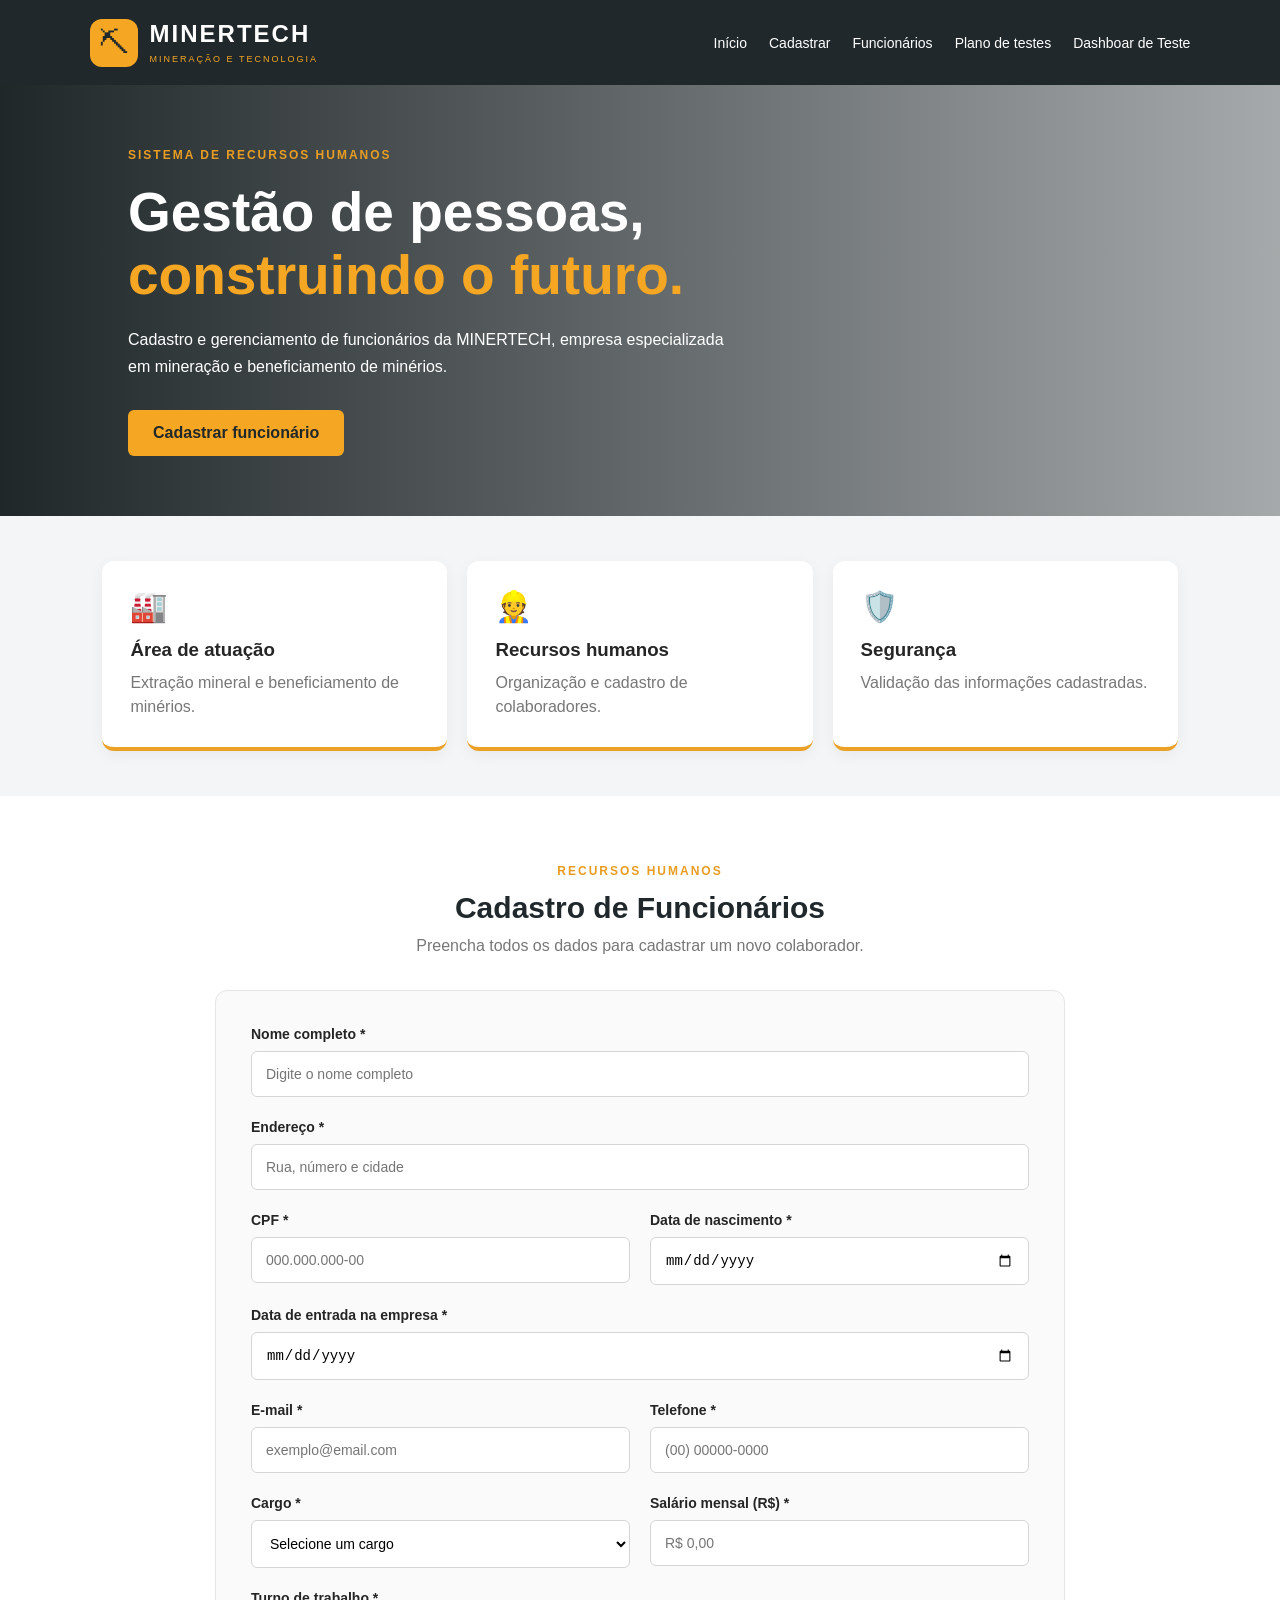
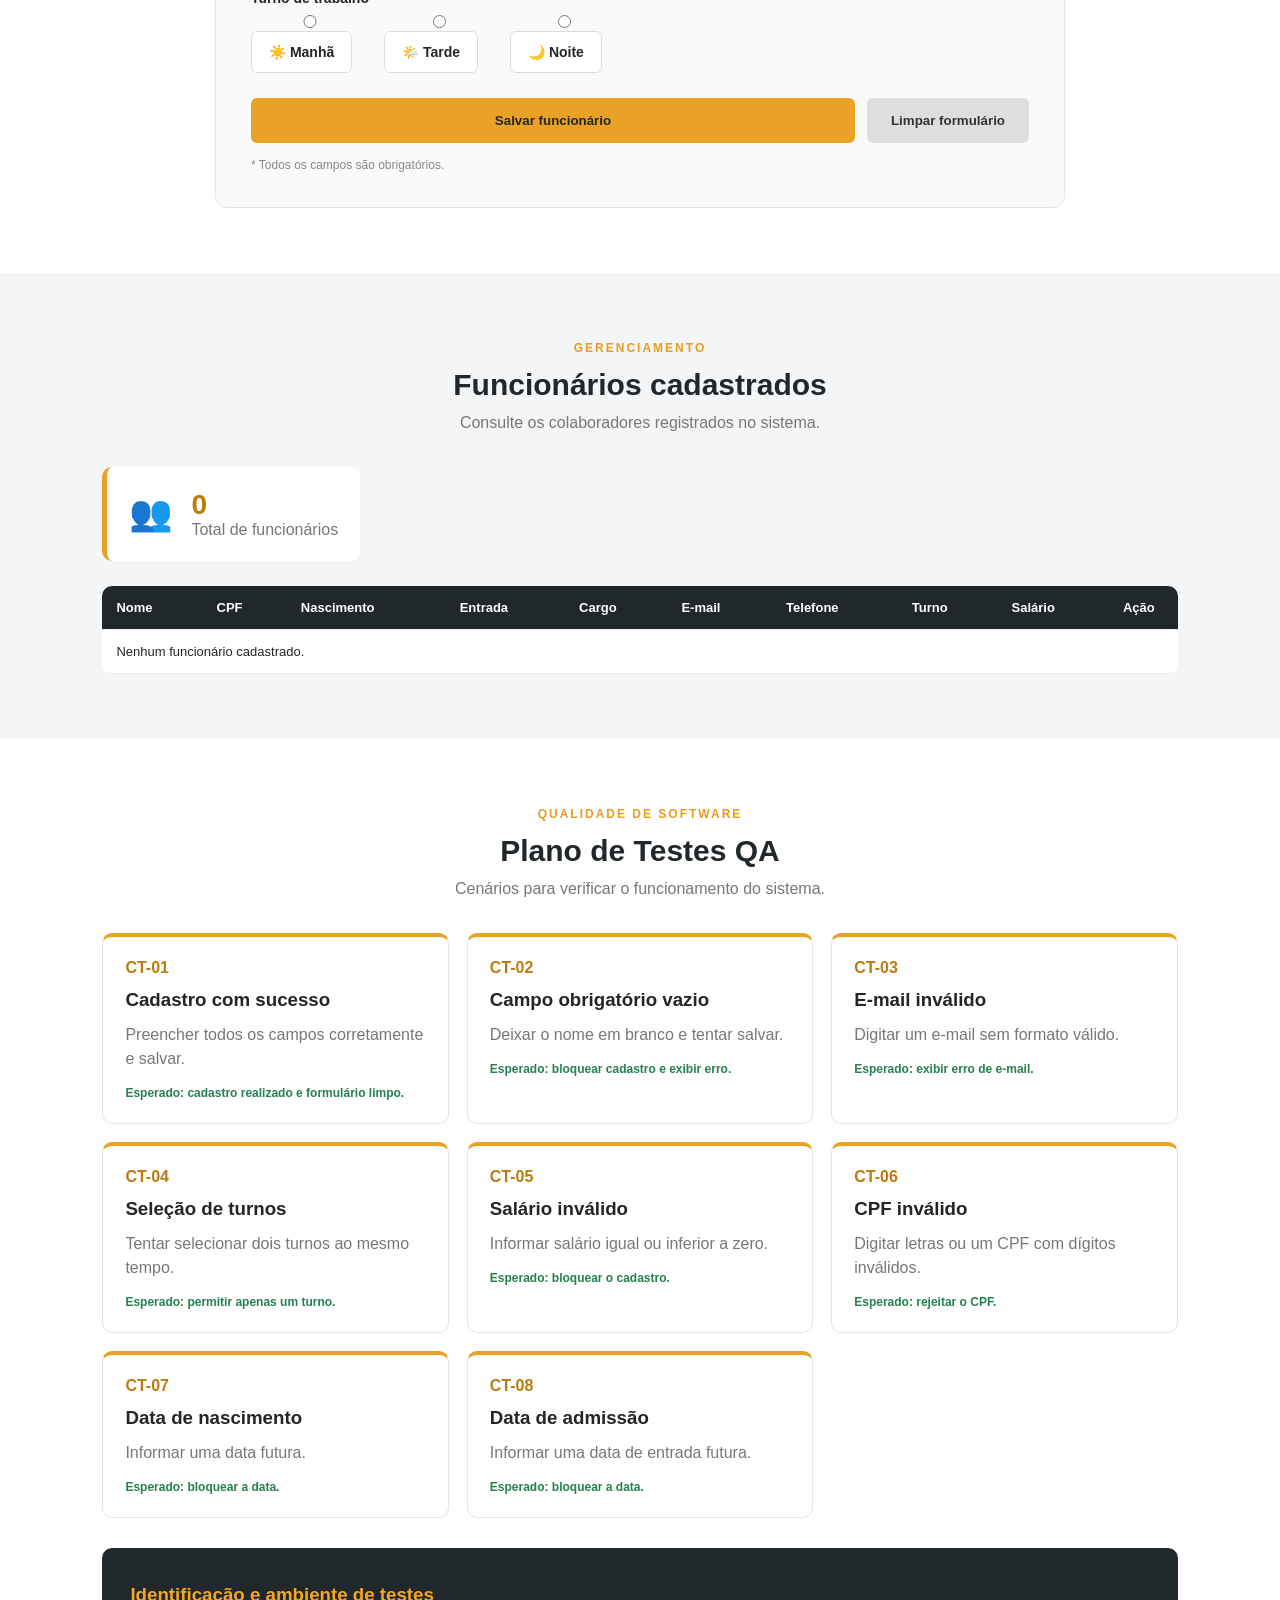
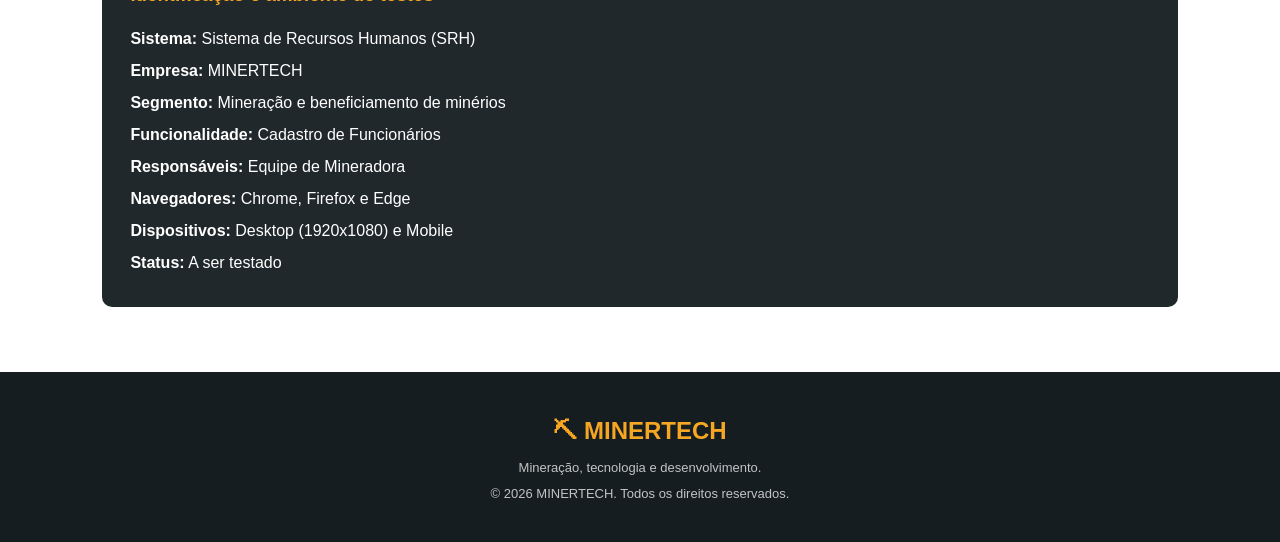
<file: index.html>
<!DOCTYPE html>
<html lang="pt-BR">

<head>
    <meta charset="UTF-8">
    <meta name="viewport" content="width=device-width, initial-scale=1.0">
    <title>MINERTECH | Recursos Humanos TL</title>
    <link rel="stylesheet" href="style.css">
</head>

<body>

    <header class="topo">
        <div class="logo">
            <div class="icone">⛏</div>
            <div>
                <h1>MINERTECH</h1>
                <span>MINERAÇÃO E TECNOLOGIA</span>
            </div>
        </div>

        <nav>
            <a href="#inicio">Início</a>
            <a href="#cadastro">Cadastrar</a>
            <a href="#funcionarios">Funcionários</a>
            <a href="#testes">Plano de testes</a>
            <a href="minera-dash.html">Dashboar de Teste</a>
        </nav>
    </header>

    <section class="banner" id="inicio">
        <div class="banner-conteudo">
            <span class="etiqueta">SISTEMA DE RECURSOS HUMANOS</span>
            <h2>Gestão de pessoas,<br><strong>construindo o futuro.</strong></h2>
            <p>Cadastro e gerenciamento de funcionários da MINERTECH, empresa especializada em mineração e beneficiamento de minérios.</p>
            <a href="#cadastro" class="botao-banner">Cadastrar funcionário</a>
        </div>
    </section>

    <main>

        <section class="informacoes">
            <div class="info-card">
                <span>🏭</span>
                <h3>Área de atuação</h3>
                <p>Extração mineral e beneficiamento de minérios.</p>
            </div>

            <div class="info-card">
                <span>👷</span>
                <h3>Recursos humanos</h3>
                <p>Organização e cadastro de colaboradores.</p>
            </div>

            <div class="info-card">
                <span>🛡️</span>
                <h3>Segurança</h3>
                <p>Validação das informações cadastradas.</p>
            </div>
        </section>

        <section class="formulario-area" id="cadastro">
            <div class="titulo-secao">
                <span>RECURSOS HUMANOS</span>
                <h2>Cadastro de Funcionários</h2>
                <p>Preencha todos os dados para cadastrar um novo colaborador.</p>
            </div>

            <form id="formFuncionario" novalidate>

                <div class="grupo">
                    <label for="nome">Nome completo *</label>
                    <input type="text" id="nome" placeholder="Digite o nome completo" required>
                </div>

                <div class="grupo">
                    <label for="endereco">Endereço *</label>
                    <input type="text" id="endereco" placeholder="Rua, número e cidade" required>
                </div>

                <div class="linha">
                    <div class="grupo">
                        <label for="cpf">CPF *</label>
                        <input
                            type="text"
                            id="cpf"
                            placeholder="000.000.000-00"
                            maxlength="14"
                            inputmode="numeric"
                            autocomplete="off"
                            required
                        >
                    </div>

                    <div class="grupo">
                        <label for="nascimento">Data de nascimento *</label>
                        <input type="date" id="nascimento" required>
                    </div>
                </div>

                <div class="grupo">
                    <label for="entrada">Data de entrada na empresa *</label>
                    <input type="date" id="entrada" required>
                </div>

                <div class="linha">
                    <div class="grupo">
                        <label for="email">E-mail *</label>
                        <input type="email" id="email" placeholder="exemplo@email.com" required>
                    </div>

                    <div class="grupo">
                        <label for="telefone">Telefone *</label>
                        <input type="tel" id="telefone" placeholder="(00) 00000-0000" maxlength="15" inputmode="numeric" required>
                    </div>
                </div>

                <div class="linha">
                    <div class="grupo">
                        <label for="cargo">Cargo *</label>
                        <select id="cargo" required>
                            <option value="">Selecione um cargo</option>
                            <option>Engenheiro de Minas</option>
                            <option>Geólogo</option>
                            <option>Operador de Máquinas</option>
                            <option>Técnico em Segurança do Trabalho</option>
                            <option>Auxiliar de Mineração</option>
                            <option>Supervisor de Produção</option>
                        </select>
                    </div>

                    <div class="grupo">
                        <label for="salario">Salário mensal (R$) *</label>
                        <input type="text" id="salario" placeholder="R$ 0,00" inputmode="decimal" required>
                    </div>
                </div>

                <div class="grupo">
                    <label>Turno de trabalho *</label>

                    <div class="turnos">
                        <label class="turno">
                            <input type="radio" name="turno" value="Manhã">
                            <span>☀️ Manhã</span>
                        </label>

                        <label class="turno">
                            <input type="radio" name="turno" value="Tarde">
                            <span>🌤️ Tarde</span>
                        </label>

                        <label class="turno">
                            <input type="radio" name="turno" value="Noite">
                            <span>🌙 Noite</span>
                        </label>
                    </div>
                </div>

                <div id="mensagem" role="alert" aria-live="polite"></div>

                <div class="botoes">
                    <button type="submit" class="salvar">Salvar funcionário</button>
                    <button type="reset" class="limpar">Limpar formulário</button>
                </div>

                <p class="aviso">* Todos os campos são obrigatórios.</p>

            </form>
        </section>

        <section class="funcionarios-area" id="funcionarios">
            <div class="titulo-secao">
                <span>GERENCIAMENTO</span>
                <h2>Funcionários cadastrados</h2>
                <p>Consulte os colaboradores registrados no sistema.</p>
            </div>

            <div class="contador">
                <span>👥</span>
                <div>
                    <strong id="totalFuncionarios">0</strong>
                    <p>Total de funcionários</p>
                </div>
            </div>

            <div class="tabela-container">
                <table>
                    <thead>
                        <tr>
                            <th>Nome</th>
                            <th>CPF</th>
                            <th>Nascimento</th>
                            <th>Entrada</th>
                            <th>Cargo</th>
                            <th>E-mail</th>
                            <th>Telefone</th>
                            <th>Turno</th>
                            <th>Salário</th>
                            <th>Ação</th>
                        </tr>
                    </thead>

                    <tbody id="listaFuncionarios">
                        <tr>
                            <td colspan="10">Nenhum funcionário cadastrado.</td>
                        </tr>
                    </tbody>
                </table>
            </div>
        </section>

        <section class="testes-area" id="testes">
            <div class="titulo-secao">
                <span>QUALIDADE DE SOFTWARE</span>
                <h2>Plano de Testes QA</h2>
                <p>Cenários para verificar o funcionamento do sistema.</p>
            </div>

            <div class="testes-grid">
                <div class="teste-card">
                    <strong>CT-01</strong>
                    <h3>Cadastro com sucesso</h3>
                    <p>Preencher todos os campos corretamente e salvar.</p>
                    <span>Esperado: cadastro realizado e formulário limpo.</span>
                </div>

                <div class="teste-card">
                    <strong>CT-02</strong>
                    <h3>Campo obrigatório vazio</h3>
                    <p>Deixar o nome em branco e tentar salvar.</p>
                    <span>Esperado: bloquear cadastro e exibir erro.</span>
                </div>

                <div class="teste-card">
                    <strong>CT-03</strong>
                    <h3>E-mail inválido</h3>
                    <p>Digitar um e-mail sem formato válido.</p>
                    <span>Esperado: exibir erro de e-mail.</span>
                </div>

                <div class="teste-card">
                    <strong>CT-04</strong>
                    <h3>Seleção de turnos</h3>
                    <p>Tentar selecionar dois turnos ao mesmo tempo.</p>
                    <span>Esperado: permitir apenas um turno.</span>
                </div>

                <div class="teste-card">
                    <strong>CT-05</strong>
                    <h3>Salário inválido</h3>
                    <p>Informar salário igual ou inferior a zero.</p>
                    <span>Esperado: bloquear o cadastro.</span>
                </div>

                <div class="teste-card">
                    <strong>CT-06</strong>
                    <h3>CPF inválido</h3>
                    <p>Digitar letras ou um CPF com dígitos inválidos.</p>
                    <span>Esperado: rejeitar o CPF.</span>
                </div>

                <div class="teste-card">
                    <strong>CT-07</strong>
                    <h3>Data de nascimento</h3>
                    <p>Informar uma data futura.</p>
                    <span>Esperado: bloquear a data.</span>
                </div>

                <div class="teste-card">
                    <strong>CT-08</strong>
                    <h3>Data de admissão</h3>
                    <p>Informar uma data de entrada futura.</p>
                    <span>Esperado: bloquear a data.</span>
                </div>
            </div>

            <div class="ambiente">
                <h3>Identificação e ambiente de testes</h3>
                <p><strong>Sistema:</strong> Sistema de Recursos Humanos (SRH)</p>
                <p><strong>Empresa:</strong> MINERTECH</p>
                <p><strong>Segmento:</strong> Mineração e beneficiamento de minérios</p>
                <p><strong>Funcionalidade:</strong> Cadastro de Funcionários</p>
                <p><strong>Responsáveis:</strong> Equipe de Mineradora</p>
                <p><strong>Navegadores:</strong> Chrome, Firefox e Edge</p>
                <p><strong>Dispositivos:</strong> Desktop (1920x1080) e Mobile</p>
                <p><strong>Status:</strong> A ser testado</p>
            </div>
        </section>

    </main>

    <footer>
        <h2>⛏ MINERTECH</h2>
        <p>Mineração, tecnologia e desenvolvimento.</p>
        <p>© 2026 MINERTECH. Todos os direitos reservados.</p>
    </footer>

    <script src="script.js"></script>

</body>
</html>
</file>
<file: style.css>
* {
    margin: 0;
    padding: 0;
    box-sizing: border-box;
}

html {
    scroll-behavior: smooth;
}

body {
    font-family: Arial, sans-serif;
    background: #f4f5f6;
    color: #252525;
}

.topo {
    background: #20282b;
    color: white;
    min-height: 85px;
    padding: 15px 7%;
    display: flex;
    justify-content: space-between;
    align-items: center;
    gap: 20px;
    flex-wrap: wrap;
    position: sticky;
    top: 0;
    z-index: 100;
}

.logo {
    display: flex;
    align-items: center;
    gap: 12px;
}

.icone {
    background: #f5a623;
    color: #20282b;
    font-size: 30px;
    width: 48px;
    height: 48px;
    display: grid;
    place-items: center;
    border-radius: 12px;
}

.logo h1 {
    font-size: 24px;
    letter-spacing: 2px;
}

.logo span {
    font-size: 9px;
    color: #f5a623;
    letter-spacing: 2px;
}

nav {
    display: flex;
    gap: 22px;
    flex-wrap: wrap;
}

nav a {
    color: white;
    text-decoration: none;
    font-size: 14px;
    transition: 0.3s;
}

nav a:hover {
    color: #f5a623;
}

nav a:focus {
    outline: 2px solid #f5a623;
    outline-offset: 5px;
}

.banner {
    min-height: 410px;
    background:
        linear-gradient(90deg, rgba(20, 28, 30, 0.95), rgba(20, 28, 30, 0.35)),
        url("https://images.unsplash.com/photo-1516937941344-00b4e0337589?w=1600") center/cover;
    display: flex;
    align-items: center;
    padding: 60px 10%;
    color: white;
}

.banner-conteudo {
    max-width: 600px;
}

.etiqueta,
.titulo-secao span {
    color: #e89d22;
    font-size: 12px;
    font-weight: bold;
    letter-spacing: 2px;
}

.banner h2 {
    font-size: clamp(34px, 5vw, 55px);
    margin: 18px 0;
    line-height: 1.15;
}

.banner h2 strong {
    color: #f5a623;
}

.banner p {
    line-height: 1.7;
    margin-bottom: 30px;
}

.botao-banner {
    display: inline-block;
    padding: 14px 25px;
    background: #f5a623;
    color: #20282b;
    text-decoration: none;
    font-weight: bold;
    border-radius: 6px;
    transition: 0.3s;
}

.botao-banner:hover {
    background: #ffbd4a;
    transform: translateY(-3px);
}

.informacoes {
    display: grid;
    grid-template-columns: repeat(3, 1fr);
    gap: 20px;
    padding: 45px 8%;
}

.info-card {
    background: white;
    padding: 28px;
    border-radius: 12px;
    box-shadow: 0 4px 15px #0000000d;
    border-bottom: 4px solid #eaa126;
}

.info-card span {
    font-size: 30px;
}

.info-card h3 {
    margin: 15px 0 10px;
}

.info-card p {
    color: #777;
    line-height: 1.5;
}

.formulario-area,
.funcionarios-area,
.testes-area {
    padding: 65px 8%;
}

.formulario-area {
    background: white;
}

.titulo-secao {
    text-align: center;
    margin-bottom: 35px;
}

.titulo-secao h2 {
    font-size: 30px;
    margin: 12px 0;
    color: #20282b;
}

.titulo-secao p {
    color: #777;
}

#formFuncionario {
    max-width: 850px;
    margin: auto;
    background: #fafafa;
    padding: 35px;
    border-radius: 12px;
    border: 1px solid #e5e5e5;
}

.grupo {
    display: flex;
    flex-direction: column;
    gap: 9px;
    margin-bottom: 22px;
    flex: 1;
}

.grupo label {
    font-weight: bold;
    font-size: 14px;
}

.grupo input,
.grupo select {
    width: 100%;
    padding: 14px;
    border: 1px solid #d5d5d5;
    border-radius: 6px;
    font-size: 14px;
    outline: none;
    background: white;
}

.grupo input:focus,
.grupo select:focus {
    border-color: #e9a126;
    box-shadow: 0 0 0 3px #e9a12625;
}

.linha {
    display: flex;
    gap: 20px;
}

.turnos {
    display: flex;
    gap: 15px;
    flex-wrap: wrap;
}

.turno input {
    accent-color: #d89016;
}

.turno span {
    display: inline-block;
    background: white;
    border: 1px solid #ddd;
    border-radius: 6px;
    padding: 12px 17px;
    cursor: pointer;
}

.turno input:checked + span {
    border-color: #e9a126;
    background: #fff2d8;
}

.botoes {
    display: flex;
    gap: 12px;
    margin-top: 25px;
}

.botoes button {
    padding: 15px 24px;
    border: none;
    border-radius: 6px;
    cursor: pointer;
    font-weight: bold;
    transition: 0.3s;
}

.salvar {
    background: #e9a126;
    color: #20282b;
    flex: 1;
}

.salvar:hover {
    background: #cf8610;
}

.limpar {
    background: #dedede;
    color: #333;
}

.limpar:hover {
    background: #c5c5c5;
}

button:active {
    transform: scale(0.97);
}

.aviso {
    font-size: 12px;
    color: #888;
    margin-top: 15px;
}

#mensagem {
    font-weight: bold;
    margin-top: 15px;
}

.sucesso {
    color: #168348;
    background: #e1f7e9;
    padding: 13px;
    border-radius: 6px;
}

.erro {
    color: #c62828;
    background: #ffe5e5;
    padding: 13px;
    border-radius: 6px;
}

.funcionarios-area {
    background: #f4f5f6;
}

.contador {
    display: flex;
    align-items: center;
    gap: 18px;
    background: white;
    padding: 22px;
    border-radius: 10px;
    width: fit-content;
    margin-bottom: 25px;
    border-left: 5px solid #e9a126;
}

.contador span {
    font-size: 35px;
}

.contador strong {
    font-size: 28px;
    color: #bd7a0d;
}

.contador p {
    color: #777;
}

.tabela-container {
    overflow-x: auto;
    background: white;
    border-radius: 10px;
}

table {
    width: 100%;
    border-collapse: collapse;
    min-width: 1100px;
}

th, td {
    padding: 14px;
    text-align: left;
    border-bottom: 1px solid #eee;
    font-size: 13px;
}

th {
    background: #20282b;
    color: white;
}

.excluir {
    background: #d84343;
    color: white;
    padding: 8px 12px;
    border: none;
    border-radius: 5px;
    cursor: pointer;
}

.excluir:hover {
    background: #a82020;
}

.testes-area {
    background: white;
}

.testes-grid {
    display: grid;
    grid-template-columns: repeat(3, 1fr);
    gap: 18px;
}

.teste-card {
    border: 1px solid #e5e5e5;
    padding: 22px;
    border-radius: 10px;
    border-top: 4px solid #e9a126;
}

.teste-card strong {
    color: #bd7a0d;
}

.teste-card h3 {
    margin: 12px 0;
}

.teste-card p {
    color: #777;
    line-height: 1.5;
    margin-bottom: 12px;
}

.teste-card span {
    font-size: 12px;
    font-weight: bold;
    color: #25814e;
}

.ambiente {
    background: #20282b;
    color: white;
    padding: 28px;
    border-radius: 10px;
    margin-top: 30px;
    line-height: 2;
}

.ambiente h3 {
    color: #f5a623;
    margin-bottom: 10px;
}

footer {
    background: #151d20;
    color: white;
    text-align: center;
    padding: 35px 15px;
    line-height: 2;
}

footer h2 {
    color: #f5a623;
}

footer p {
    color: #c3c3c3;
    font-size: 13px;
}

@media (max-width: 850px) {
    .topo {
        justify-content: center;
    }

    nav {
        justify-content: center;
    }

    .informacoes,
    .testes-grid {
        grid-template-columns: 1fr 1fr;
    }
}

@media (max-width: 600px) {
    .informacoes,
    .testes-grid {
        grid-template-columns: 1fr;
    }

    .linha {
        flex-direction: column;
        gap: 0;
    }

    #formFuncionario {
        padding: 20px;
    }

    .botoes {
        flex-direction: column;
    }

    .banner {
        padding: 50px 7%;
    }

    .formulario-area,
    .funcionarios-area,
    .testes-area {
        padding: 45px 5%;
    }
}
</file>
